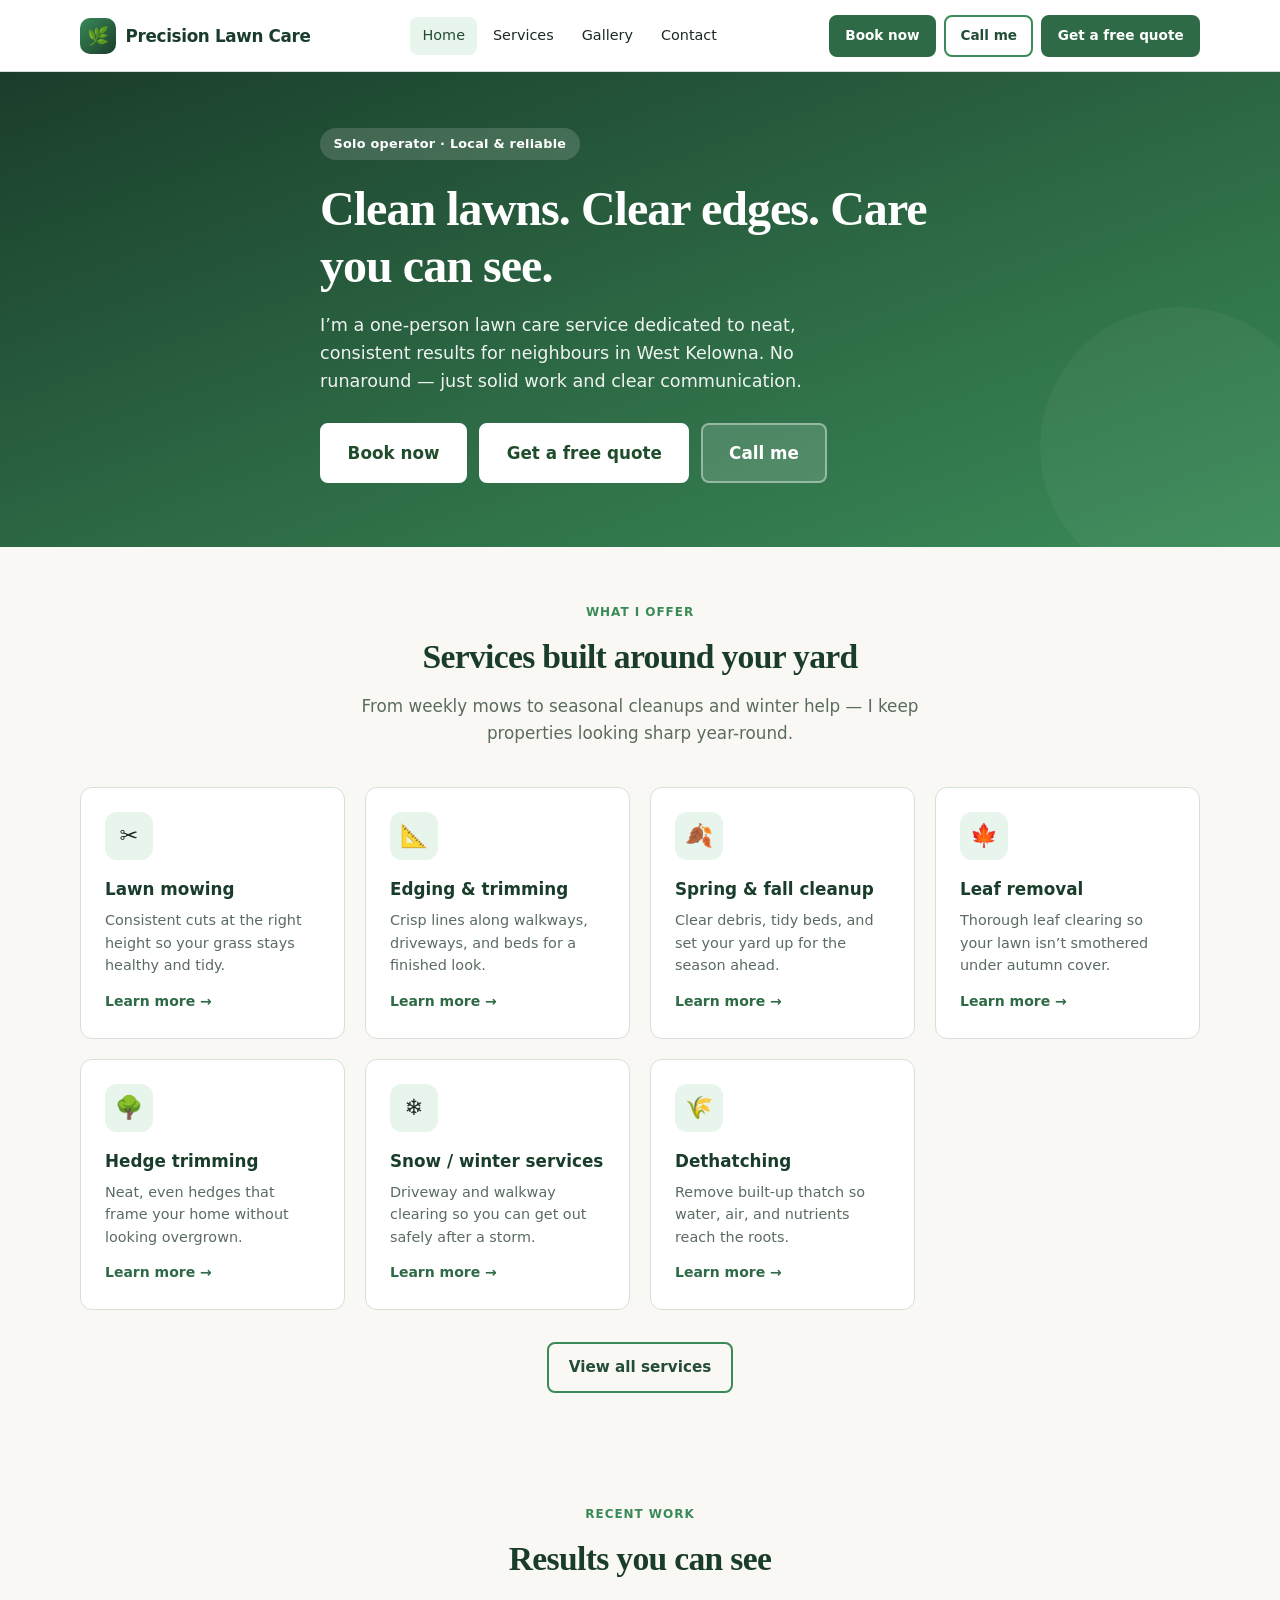
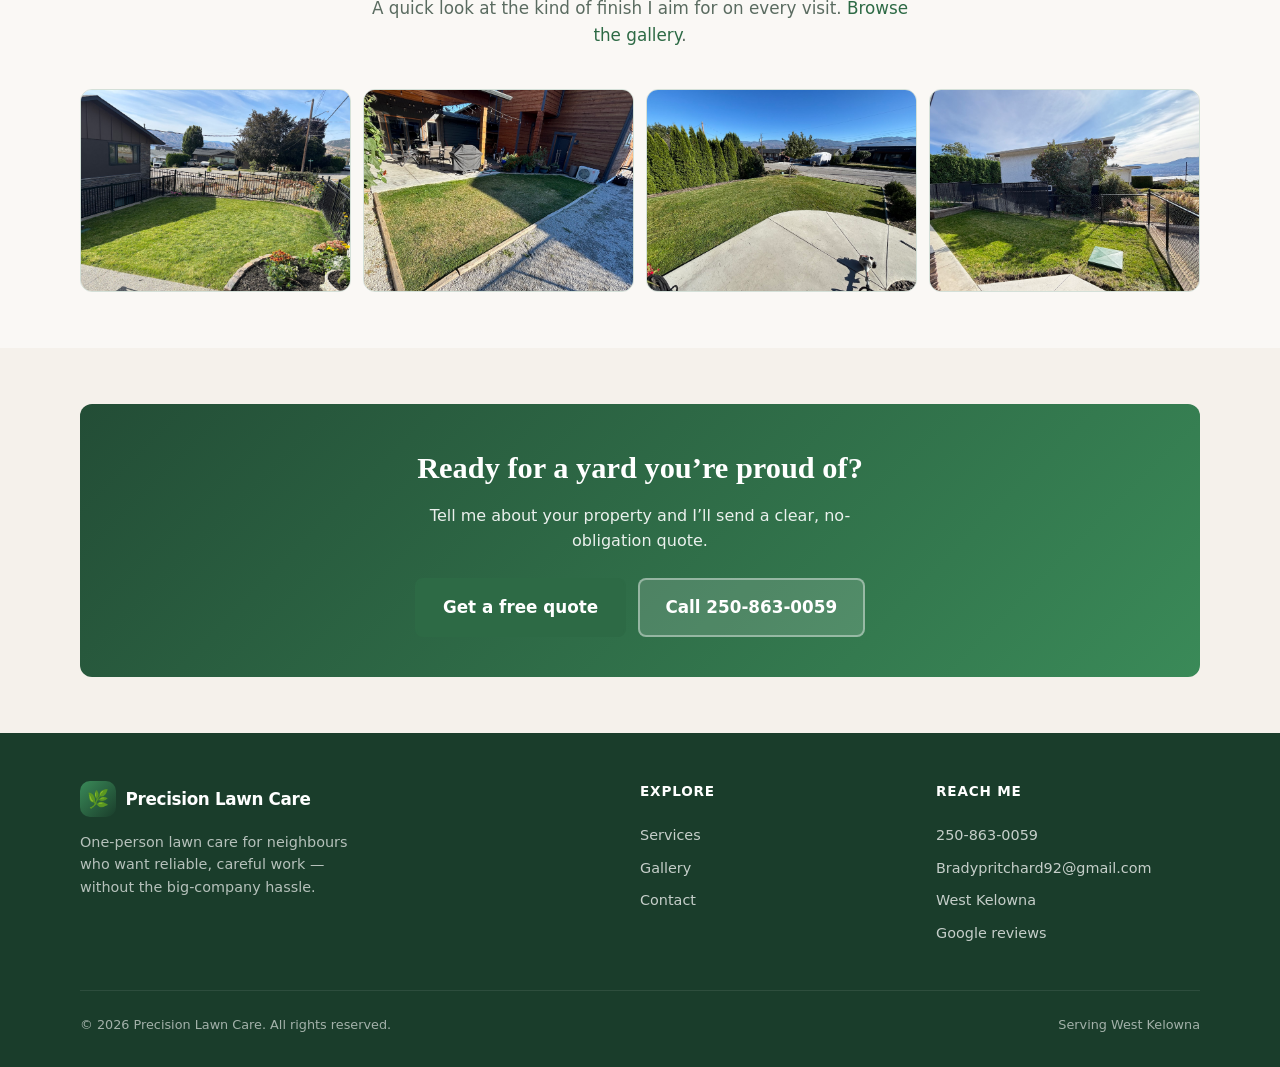
<file: index.html>
<!DOCTYPE html>
<html lang="en-CA">
<head>
  <meta charset="UTF-8">
  <meta name="viewport" content="width=device-width, initial-scale=1">
  <meta name="description" content="Precision Lawn Care — reliable lawn mowing, cleanup, hedge trimming, snow services, and more from a solo local operator. Get a free quote.">
  <title>Precision Lawn Care | Local Lawn Care You Can Count On</title>
  <link rel="stylesheet" href="css/styles.css?v=5">
</head>
<body>
  <a class="skip-link" href="#main">Skip to content</a>

  <header class="site-header">
    <div class="container header-inner">
      <a href="index.html" class="logo" aria-label="Precision Lawn Care home">
        <span class="logo-mark" aria-hidden="true">🌿</span>
        Precision Lawn Care
      </a>
      <nav class="nav-desktop" aria-label="Primary">
        <a href="index.html" aria-current="page">Home</a>
        <a href="services.html">Services</a>
        <a href="gallery.html">Gallery</a>
        <a href="contact.html">Contact</a>
      </nav>
      <div class="header-actions">
        <a href="https://cal.com/brady-pritchard-fwduwt/lawncare-booking" target="_blank" rel="noopener noreferrer" class="btn btn-primary btn-sm book-now">Book now</a>
                <a href="tel:+12508630059" class="btn btn-secondary btn-sm">Call me</a>
        <a href="contact.html" class="btn btn-primary btn-sm">Get a free quote</a>
      </div>
      <button class="nav-toggle" type="button" aria-expanded="false" aria-controls="mobile-nav" aria-label="Open menu">
        <span></span><span></span><span></span>
      </button>
    </div>
    <nav id="mobile-nav" class="nav-mobile" aria-label="Mobile">
      <a href="index.html" aria-current="page">Home</a>
      <a href="services.html">Services</a>
      <a href="gallery.html">Gallery</a>
      <a href="contact.html">Contact</a>
    </nav>
  </header>

  <main id="main">
    <section class="hero">
      <div class="container hero-inner">
        <span class="hero-badge">Solo operator · Local &amp; reliable</span>
        <h1>Clean lawns. Clear edges. Care you can see.</h1>
        <p>I’m a one-person lawn care service dedicated to neat, consistent results for neighbours in West Kelowna. No runaround — just solid work and clear communication.</p>
        <div class="hero-actions">
          <a href="https://cal.com/brady-pritchard-fwduwt/lawncare-booking" target="_blank" rel="noopener noreferrer" class="btn btn-primary btn-lg book-now">Book now</a>
          <a href="contact.html" class="btn btn-primary btn-lg">Get a free quote</a>
          <a href="tel:+12508630059" class="btn btn-ghost btn-lg">Call me</a>
        </div>
      </div>
    </section>

    <section class="section">
      <div class="container">
        <div class="section-header">
          <span class="section-label">What I offer</span>
          <h2>Services built around your yard</h2>
          <p>From weekly mows to seasonal cleanups and winter help — I keep properties looking sharp year-round.</p>
        </div>
        <div class="services-grid">
          <article class="service-card">
            <div class="service-icon" aria-hidden="true">✂️</div>
            <h3>Lawn mowing</h3>
            <p>Consistent cuts at the right height so your grass stays healthy and tidy.</p>
            <a href="services.html#mowing" class="card-link">Learn more →</a>
          </article>
          <article class="service-card">
            <div class="service-icon" aria-hidden="true">📐</div>
            <h3>Edging &amp; trimming</h3>
            <p>Crisp lines along walkways, driveways, and beds for a finished look.</p>
            <a href="services.html#edging" class="card-link">Learn more →</a>
          </article>
          <article class="service-card">
            <div class="service-icon" aria-hidden="true">🍂</div>
            <h3>Spring &amp; fall cleanup</h3>
            <p>Clear debris, tidy beds, and set your yard up for the season ahead.</p>
            <a href="services.html#cleanup" class="card-link">Learn more →</a>
          </article>
          <article class="service-card">
            <div class="service-icon" aria-hidden="true">🍁</div>
            <h3>Leaf removal</h3>
            <p>Thorough leaf clearing so your lawn isn’t smothered under autumn cover.</p>
            <a href="services.html#leaves" class="card-link">Learn more →</a>
          </article>
          <article class="service-card">
            <div class="service-icon" aria-hidden="true">🌳</div>
            <h3>Hedge trimming</h3>
            <p>Neat, even hedges that frame your home without looking overgrown.</p>
            <a href="services.html#hedges" class="card-link">Learn more →</a>
          </article>
          <article class="service-card">
            <div class="service-icon" aria-hidden="true">❄️</div>
            <h3>Snow / winter services</h3>
            <p>Driveway and walkway clearing so you can get out safely after a storm.</p>
            <a href="services.html#snow" class="card-link">Learn more →</a>
          </article>
          <article class="service-card">
            <div class="service-icon" aria-hidden="true">🌾</div>
            <h3>Dethatching</h3>
            <p>Remove built-up thatch so water, air, and nutrients reach the roots.</p>
            <a href="services.html#dethatching" class="card-link">Learn more →</a>
          </article>
        </div>
        <p class="text-center mt-2">
          <a href="services.html" class="btn btn-secondary">View all services</a>
        </p>
      </div>
    </section>

    <section class="section">
      <div class="container">
        <div class="section-header">
          <span class="section-label">Recent work</span>
          <h2>Results you can see</h2>
          <p>A quick look at the kind of finish I aim for on every visit. <a href="gallery.html">Browse the gallery</a>.</p>
        </div>
        <div class="photo-strip" aria-label="Photo highlights">
          <a class="photo-strip-item" href="gallery.html">
            <img src="images/gallery/photo-01.jpg" alt="Precision Lawn Care work photo 1" loading="lazy" width="600" height="450">
          </a>
          <a class="photo-strip-item" href="gallery.html">
            <img src="images/gallery/photo-02.jpg" alt="Precision Lawn Care work photo 2" loading="lazy" width="600" height="450">
          </a>
          <a class="photo-strip-item" href="gallery.html">
            <img src="images/gallery/photo-07.jpg" alt="Precision Lawn Care work photo 7" loading="lazy" width="600" height="450">
          </a>
          <a class="photo-strip-item" href="gallery.html">
            <img src="images/gallery/photo-04.jpg" alt="Precision Lawn Care work photo 4" loading="lazy" width="600" height="450">
          </a>
        </div>
      </div>
    </section>

    <section class="section section-earth">
      <div class="container">
        <div class="cta-banner">
          <h2>Ready for a yard you’re proud of?</h2>
          <p>Tell me about your property and I’ll send a clear, no-obligation quote.</p>
          <div class="hero-actions">
            <a href="contact.html" class="btn btn-primary btn-lg">Get a free quote</a>
            <a href="tel:+12508630059" class="btn btn-ghost btn-lg">Call 250-863-0059</a>
          </div>
        </div>
      </div>
    </section>
  </main>

  <footer class="site-footer">
    <div class="container">
      <div class="footer-grid">
        <div class="footer-brand">
          <a href="index.html" class="logo">
            <span class="logo-mark" aria-hidden="true">🌿</span>
            Precision Lawn Care
          </a>
          <p>One-person lawn care for neighbours who want reliable, careful work — without the big-company hassle.</p>
        </div>
        <div class="footer-col">
          <h4>Explore</h4>
          <a href="services.html">Services</a>
          <a href="gallery.html">Gallery</a>
          <a href="contact.html">Contact</a>
        </div>
        <div class="footer-col">
          <h4>Reach me</h4>
          <a href="tel:+12508630059">250-863-0059</a>
          <a href="mailto:Bradypritchard92@gmail.com">Bradypritchard92@gmail.com</a>
          <span>West Kelowna</span>
          <a href="https://share.google/43t8ysO9PD0ju9nMb" target="_blank" rel="noopener noreferrer">Google reviews</a>
        </div>
      </div>
      <div class="footer-bottom">
        <span>© <span id="year">2026</span> Precision Lawn Care. All rights reserved.</span>
        <span>Serving West Kelowna</span>
      </div>
    </div>
  </footer>

  <div class="mobile-cta" role="region" aria-label="Quick actions">
    <a href="tel:+12508630059" class="btn btn-secondary">Call me</a>
    <a href="contact.html" class="btn btn-primary">Get a quote</a>
  </div>

  <script src="js/main.js?v=6"></script>
</body>
</html>
</file>
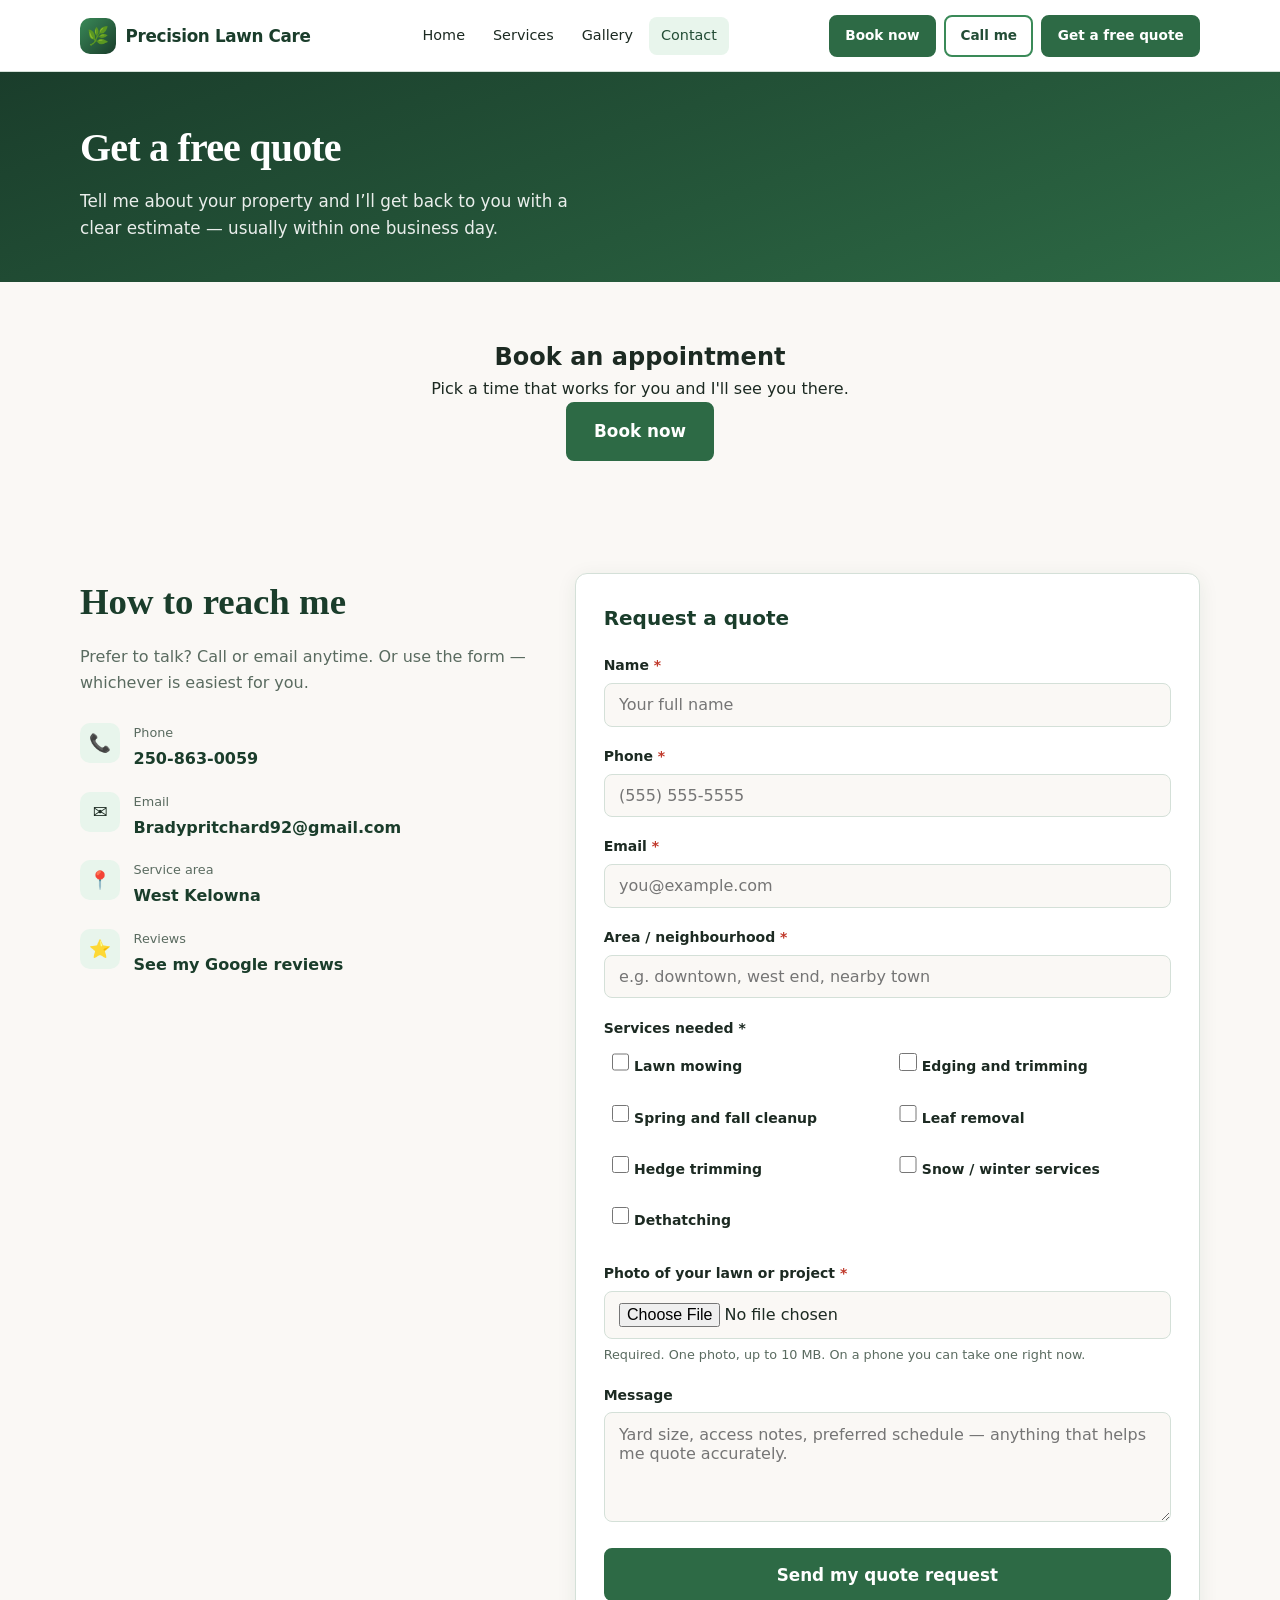
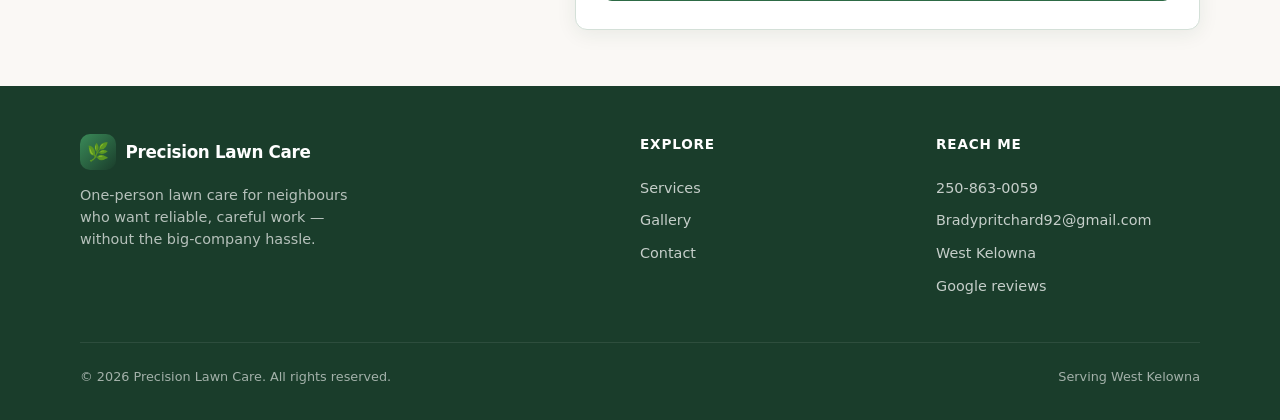
<file: contact.html>
<!DOCTYPE html>
<html lang="en-CA">
<head>
  <meta charset="UTF-8">
  <meta name="viewport" content="width=device-width, initial-scale=1">
  <meta name="description" content="Request a free lawn care quote from Precision Lawn Care. Call, email, or fill out the form — I reply promptly.">
  <title>Contact | Precision Lawn Care</title>
  <link rel="stylesheet" href="css/styles.css?v=5">
</head>
<body>
  <a class="skip-link" href="#main">Skip to content</a>

  <header class="site-header">
    <div class="container header-inner">
      <a href="index.html" class="logo" aria-label="Precision Lawn Care home">
        <span class="logo-mark" aria-hidden="true">🌿</span>
        Precision Lawn Care
      </a>
      <nav class="nav-desktop" aria-label="Primary">
        <a href="index.html">Home</a>
        <a href="services.html">Services</a>
        <a href="gallery.html">Gallery</a>
        <a href="contact.html" aria-current="page">Contact</a>
      </nav>
      <div class="header-actions">
        <a href="https://cal.com/brady-pritchard-fwduwt/lawncare-booking" target="_blank" rel="noopener noreferrer" class="btn btn-primary btn-sm book-now">Book now</a>
                <a href="tel:+12508630059" class="btn btn-secondary btn-sm">Call me</a>
        <a href="contact.html" class="btn btn-primary btn-sm">Get a free quote</a>
      </div>
      <button class="nav-toggle" type="button" aria-expanded="false" aria-controls="mobile-nav" aria-label="Open menu">
        <span></span><span></span><span></span>
      </button>
    </div>
    <nav id="mobile-nav" class="nav-mobile" aria-label="Mobile">
      <a href="index.html">Home</a>
      <a href="services.html">Services</a>
      <a href="gallery.html">Gallery</a>
      <a href="contact.html" aria-current="page">Contact</a>
    </nav>
  </header>

  <main id="main">
    <section class="page-hero">
      <div class="container">
        <h1>Get a free quote</h1>
        <p>Tell me about your property and I’ll get back to you with a clear estimate — usually within one business day.</p>
      </div>
    </section>

    <section class="section" id="book-now">
      <div class="container text-center">
        <h2>Book an appointment</h2>
        <p>Pick a time that works for you and I'll see you there.</p>
        <a href="https://cal.com/brady-pritchard-fwduwt/lawncare-booking" target="_blank" rel="noopener noreferrer" class="btn btn-primary btn-lg book-now">Book now</a>
      </div>
    </section>


    <section class="section">
      <div class="container">
        <div class="contact-layout">

          <aside class="contact-info">
            <h1>How to reach me</h1>
            <p>Prefer to talk? Call or email anytime. Or use the form — whichever is easiest for you.</p>

            <div class="contact-detail">
              <div class="contact-detail-icon" aria-hidden="true">📞</div>
              <div>
                <strong>Phone</strong>
                <a href="tel:+12508630059">250-863-0059</a>
              </div>
            </div>
            <div class="contact-detail">
              <div class="contact-detail-icon" aria-hidden="true">✉️</div>
              <div>
                <strong>Email</strong>
                <a href="mailto:Bradypritchard92@gmail.com">Bradypritchard92@gmail.com</a>
              </div>
            </div>
            <div class="contact-detail">
              <div class="contact-detail-icon" aria-hidden="true">📍</div>
              <div>
                <strong>Service area</strong>
                <span>West Kelowna</span>
              </div>
            </div>
            <div class="contact-detail">
              <div class="contact-detail-icon" aria-hidden="true">⭐</div>
              <div>
                <strong>Reviews</strong>
                <a href="https://share.google/43t8ysO9PD0ju9nMb" target="_blank" rel="noopener noreferrer">See my Google reviews</a>
              </div>
            </div>
          </aside>

          <div class="form-card">
            <div class="form-fields">
              <h2>Request a quote</h2>
              <form id="quote-form" action="https://formsubmit.co/bradypritchard92@gmail.com" method="POST" enctype="multipart/form-data" novalidate>
                <input type="hidden" name="_subject" value="New quote request from the Precision Lawn Care website">
                <input type="hidden" name="_template" value="table">
                <input type="hidden" name="_captcha" value="false">
                <input type="hidden" name="_next" value="https://precisionlawncare.github.io/Precision-Lawncare/contact.html?sent=1#quote-form">
                <input type="hidden" name="Services requested" id="services-combined" value="">
                <input type="text" name="_honey" style="display:none" tabindex="-1" autocomplete="off">
                <div class="form-group">
                  <label for="name">Name <span class="req" aria-hidden="true">*</span></label>
                  <input type="text" id="name" name="name" autocomplete="name" required placeholder="Your full name">
                  <p class="error-msg" role="alert"></p>
                </div>
                <div class="form-group">
                  <label for="phone">Phone <span class="req" aria-hidden="true">*</span></label>
                  <input type="tel" id="phone" name="phone" autocomplete="tel" required placeholder="(555) 555-5555">
                  <p class="error-msg" role="alert"></p>
                </div>
                <div class="form-group">
                  <label for="email">Email <span class="req" aria-hidden="true">*</span></label>
                  <input type="email" id="email" name="email" autocomplete="email" required placeholder="you@example.com">
                  <p class="error-msg" role="alert"></p>
                </div>
                <div class="form-group">
                  <label for="area">Area / neighbourhood <span class="req" aria-hidden="true">*</span></label>
                  <input type="text" id="area" name="area" required placeholder="e.g. downtown, west end, nearby town">
                  <p class="error-msg" role="alert"></p>
                </div>
                <div class="form-group services-checkboxes">
                  <span class="label-like" id="services-label" style="display:block;font-size:0.875rem;font-weight:600;margin-bottom:0.5rem">Services needed <span class="req" aria-hidden="true">*</span></span>
                  <div class="checkbox-group" role="group" aria-labelledby="services-label">
                    <label class="checkbox-item"><input type="checkbox" class="svc" value="Lawn mowing"> Lawn mowing</label>
                    <label class="checkbox-item"><input type="checkbox" class="svc" value="Edging and trimming"> Edging and trimming</label>
                    <label class="checkbox-item"><input type="checkbox" class="svc" value="Spring and fall cleanup"> Spring and fall cleanup</label>
                    <label class="checkbox-item"><input type="checkbox" class="svc" value="Leaf removal"> Leaf removal</label>
                    <label class="checkbox-item"><input type="checkbox" class="svc" value="Hedge trimming"> Hedge trimming</label>
                    <label class="checkbox-item"><input type="checkbox" class="svc" value="Snow/winter services"> Snow / winter services</label>
                    <label class="checkbox-item"><input type="checkbox" class="svc" value="Dethatching"> Dethatching</label>
                  </div>
                  <p class="error-msg" role="alert"></p>
                </div>
                <div class="form-group">
                  <label for="photo">Photo of your lawn or project <span class="req" aria-hidden="true">*</span></label>
                  <input type="file" id="photo" name="attachment" accept="image/*" required aria-describedby="photo-help">
                  <p id="photo-help" style="font-size:0.8rem;color:var(--text-muted);margin-top:0.35rem">Required. One photo, up to 10 MB. On a phone you can take one right now.</p>
                  <p class="error-msg" role="alert"></p>
                </div>
                <div class="form-group">
                  <label for="message">Message</label>
                  <textarea id="message" name="message" placeholder="Yard size, access notes, preferred schedule — anything that helps me quote accurately."></textarea>
                </div>
                <button type="submit" class="btn btn-primary btn-lg" style="width:100%">Send my quote request</button>
              </form>
            </div>
            <div class="form-success" tabindex="-1" role="status" aria-live="polite">
              <div class="form-success-icon" aria-hidden="true">✓</div>
              <h3>Thanks — I’ve got your request</h3>
              <p>I’ll review the details and get back to you soon. If it’s urgent, call me at 250-863-0059.</p>
              <button type="button" id="form-reset" class="btn btn-secondary">Send another request</button>
            </div>
          </div>

        </div>
      </div>
    </section>
  </main>

  <footer class="site-footer">
    <div class="container">
      <div class="footer-grid">
        <div class="footer-brand">
          <a href="index.html" class="logo">
            <span class="logo-mark" aria-hidden="true">🌿</span>
            Precision Lawn Care
          </a>
          <p>One-person lawn care for neighbours who want reliable, careful work — without the big-company hassle.</p>
        </div>
        <div class="footer-col">
          <h4>Explore</h4>
          <a href="services.html">Services</a>
          <a href="gallery.html">Gallery</a>
          <a href="contact.html">Contact</a>
        </div>
        <div class="footer-col">
          <h4>Reach me</h4>
          <a href="tel:+12508630059">250-863-0059</a>
          <a href="mailto:Bradypritchard92@gmail.com">Bradypritchard92@gmail.com</a>
          <span>West Kelowna</span>
          <a href="https://share.google/43t8ysO9PD0ju9nMb" target="_blank" rel="noopener noreferrer">Google reviews</a>
        </div>
      </div>
      <div class="footer-bottom">
        <span>© 2026 Precision Lawn Care. All rights reserved.</span>
        <span>Serving West Kelowna</span>
      </div>
    </div>
  </footer>

  <div class="mobile-cta" role="region" aria-label="Quick actions">
    <a href="tel:+12508630059" class="btn btn-secondary">Call me</a>
    <a href="contact.html" class="btn btn-primary">Get a quote</a>
  </div>

  <script src="js/main.js?v=6"></script>
</body>
</html>
</file>
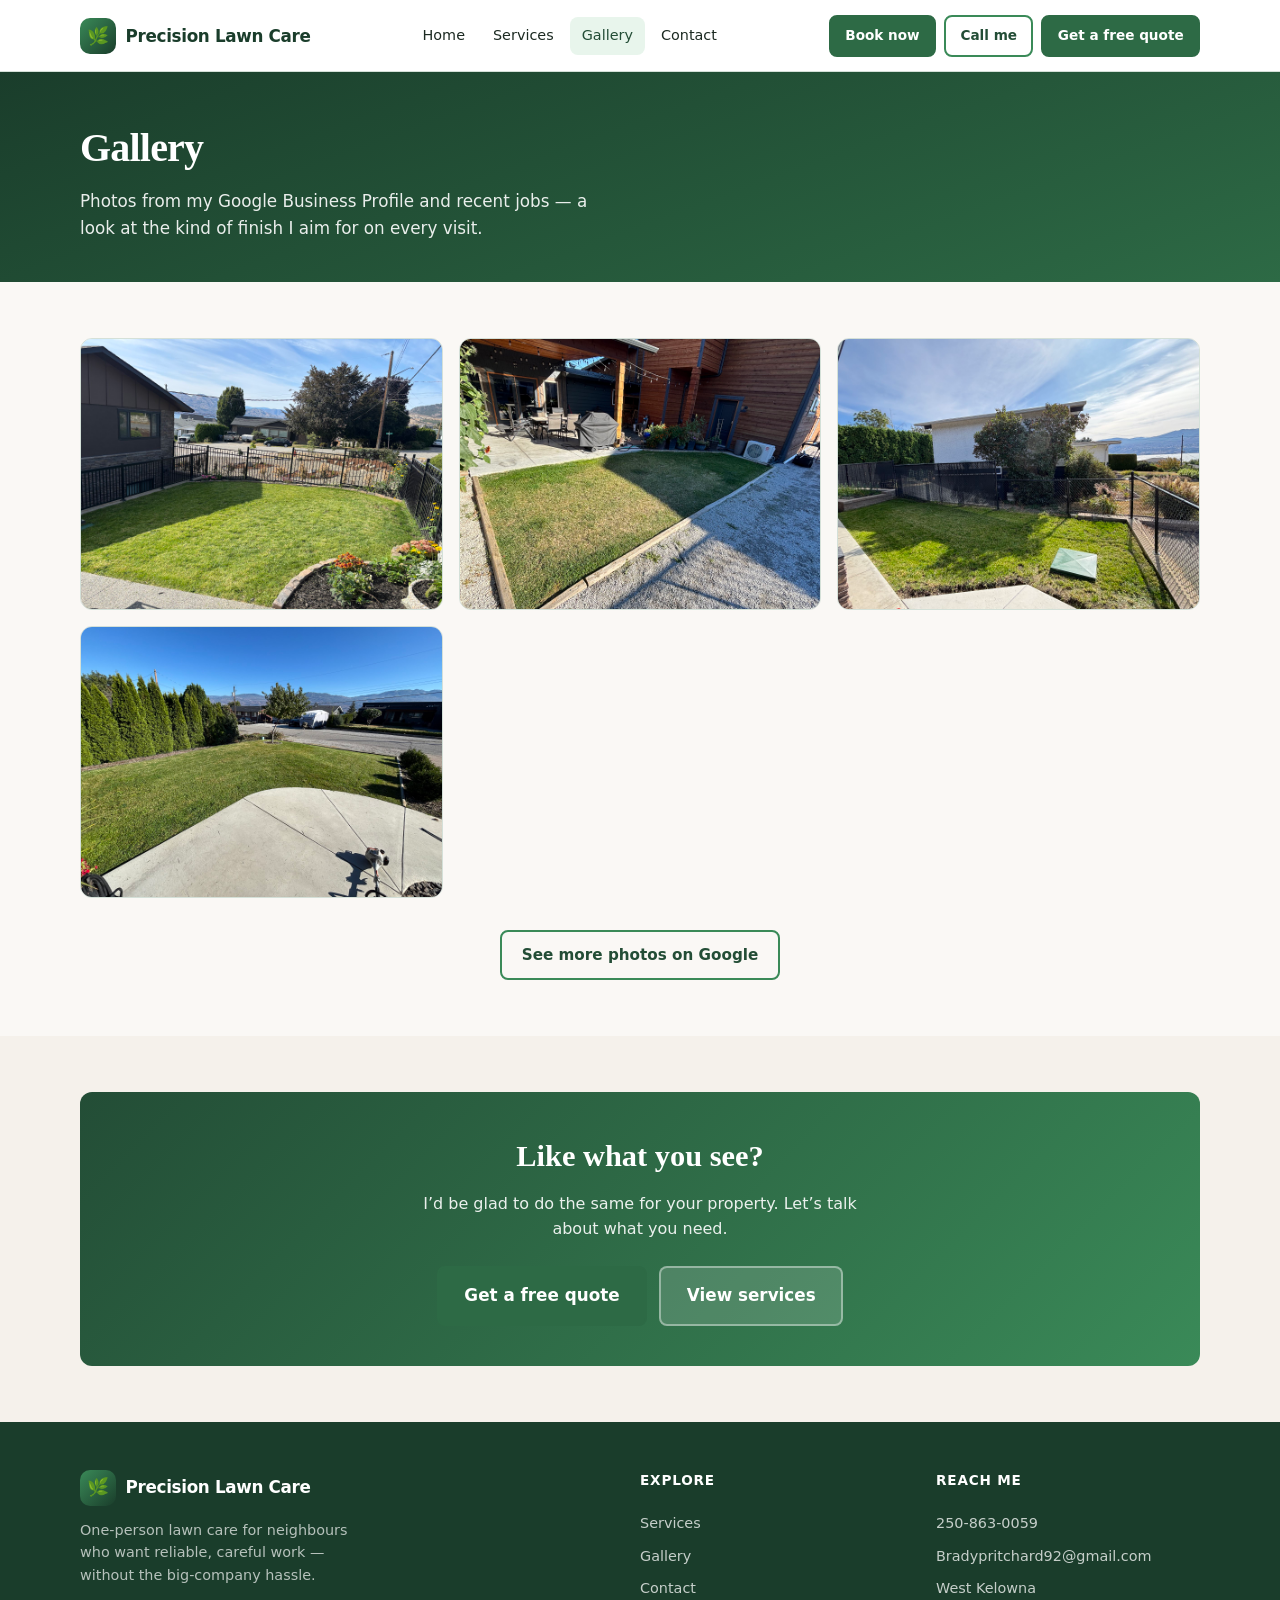
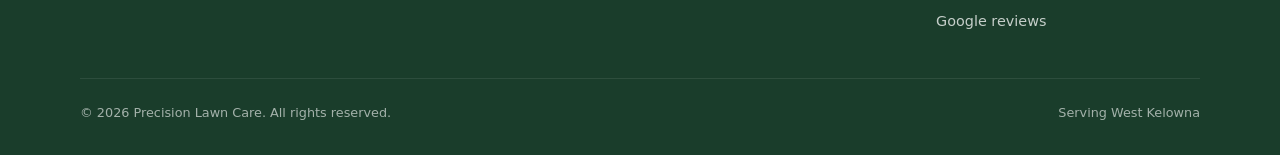
<file: gallery.html>
<!DOCTYPE html>
<html lang="en-CA">
<head>
  <meta charset="UTF-8">
  <meta name="viewport" content="width=device-width, initial-scale=1">
  <meta name="description" content="Photo gallery of Precision Lawn Care work — mowing, cleanup, hedges, snow clearing, and more.">
  <title>Gallery | Precision Lawn Care</title>
  <link rel="stylesheet" href="css/styles.css?v=5">
</head>
<body>
  <a class="skip-link" href="#main">Skip to content</a>

  <header class="site-header">
    <div class="container header-inner">
      <a href="index.html" class="logo" aria-label="Precision Lawn Care home">
        <span class="logo-mark" aria-hidden="true">🌿</span>
        Precision Lawn Care
      </a>
      <nav class="nav-desktop" aria-label="Primary">
        <a href="index.html">Home</a>
        <a href="services.html">Services</a>
        <a href="gallery.html" aria-current="page">Gallery</a>
        <a href="contact.html">Contact</a>
      </nav>
      <div class="header-actions">
        <a href="https://cal.com/brady-pritchard-fwduwt/lawncare-booking" target="_blank" rel="noopener noreferrer" class="btn btn-primary btn-sm book-now">Book now</a>
                <a href="tel:+12508630059" class="btn btn-secondary btn-sm">Call me</a>
        <a href="contact.html" class="btn btn-primary btn-sm">Get a free quote</a>
      </div>
      <button class="nav-toggle" type="button" aria-expanded="false" aria-controls="mobile-nav" aria-label="Open menu">
        <span></span><span></span><span></span>
      </button>
    </div>
    <nav id="mobile-nav" class="nav-mobile" aria-label="Mobile">
      <a href="index.html">Home</a>
      <a href="services.html">Services</a>
      <a href="gallery.html" aria-current="page">Gallery</a>
      <a href="contact.html">Contact</a>
    </nav>
  </header>

  <main id="main">
    <section class="page-hero">
      <div class="container">
        <h1>Gallery</h1>
        <p>Photos from my Google Business Profile and recent jobs — a look at the kind of finish I aim for on every visit.</p>
      </div>
    </section>

    <section class="section">
      <div class="container">
        <div class="gallery-grid">
          <a class="gallery-item" href="https://share.google/43t8ysO9PD0ju9nMb" target="_blank" rel="noopener noreferrer">
            <img src="images/gallery/photo-01.jpg" alt="Precision Lawn Care work photo 1" loading="lazy" width="800" height="600">
          </a>
          <a class="gallery-item" href="https://share.google/43t8ysO9PD0ju9nMb" target="_blank" rel="noopener noreferrer">
            <img src="images/gallery/photo-02.jpg" alt="Precision Lawn Care work photo 2" loading="lazy" width="800" height="600">
          </a>
          <a class="gallery-item" href="https://share.google/43t8ysO9PD0ju9nMb" target="_blank" rel="noopener noreferrer">
            <img src="images/gallery/photo-04.jpg" alt="Precision Lawn Care work photo 4" loading="lazy" width="800" height="600">
          </a>
          <a class="gallery-item" href="https://share.google/43t8ysO9PD0ju9nMb" target="_blank" rel="noopener noreferrer">
            <img src="images/gallery/photo-07.jpg" alt="Precision Lawn Care work photo 7" loading="lazy" width="800" height="600">
          </a>
        </div>
        <p class="gallery-more text-center mt-2">
          <a href="https://share.google/43t8ysO9PD0ju9nMb" class="btn btn-secondary" target="_blank" rel="noopener noreferrer">See more photos on Google</a>
        </p>
      </div>
    </section>

    <section class="section section-earth">
      <div class="container">
        <div class="cta-banner">
          <h2>Like what you see?</h2>
          <p>I’d be glad to do the same for your property. Let’s talk about what you need.</p>
          <div class="hero-actions">
            <a href="contact.html" class="btn btn-primary btn-lg">Get a free quote</a>
            <a href="services.html" class="btn btn-ghost btn-lg">View services</a>
          </div>
        </div>
      </div>
    </section>
  </main>

  <footer class="site-footer">
    <div class="container">
      <div class="footer-grid">
        <div class="footer-brand">
          <a href="index.html" class="logo">
            <span class="logo-mark" aria-hidden="true">🌿</span>
            Precision Lawn Care
          </a>
          <p>One-person lawn care for neighbours who want reliable, careful work — without the big-company hassle.</p>
        </div>
        <div class="footer-col">
          <h4>Explore</h4>
          <a href="services.html">Services</a>
          <a href="gallery.html">Gallery</a>
          <a href="contact.html">Contact</a>
        </div>
        <div class="footer-col">
          <h4>Reach me</h4>
          <a href="tel:+12508630059">250-863-0059</a>
          <a href="mailto:Bradypritchard92@gmail.com">Bradypritchard92@gmail.com</a>
          <span>West Kelowna</span>
          <a href="https://share.google/43t8ysO9PD0ju9nMb" target="_blank" rel="noopener noreferrer">Google reviews</a>
        </div>
      </div>
      <div class="footer-bottom">
        <span>© 2026 Precision Lawn Care. All rights reserved.</span>
        <span>Serving West Kelowna</span>
      </div>
    </div>
  </footer>

  <div class="mobile-cta" role="region" aria-label="Quick actions">
    <a href="tel:+12508630059" class="btn btn-secondary">Call me</a>
    <a href="contact.html" class="btn btn-primary">Get a quote</a>
  </div>

  <script src="js/main.js?v=6"></script>
</body>
</html>
</file>
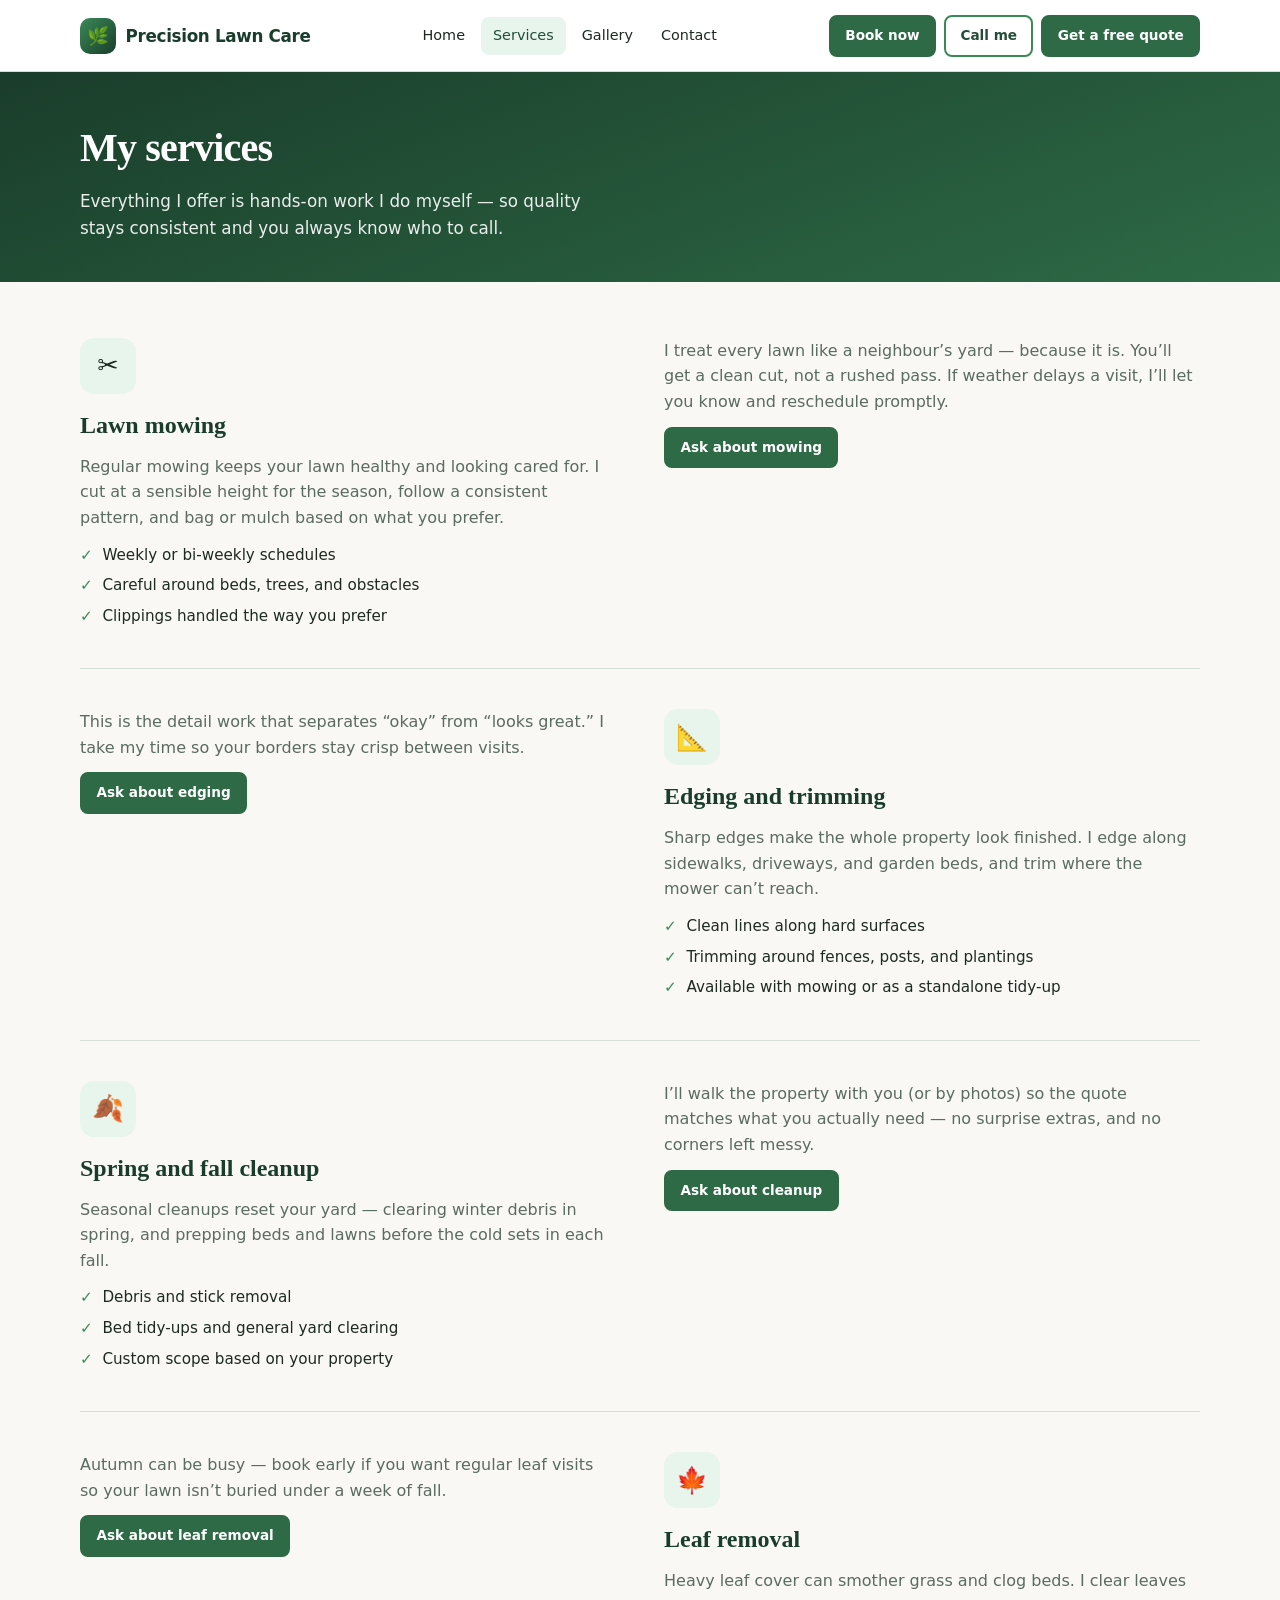
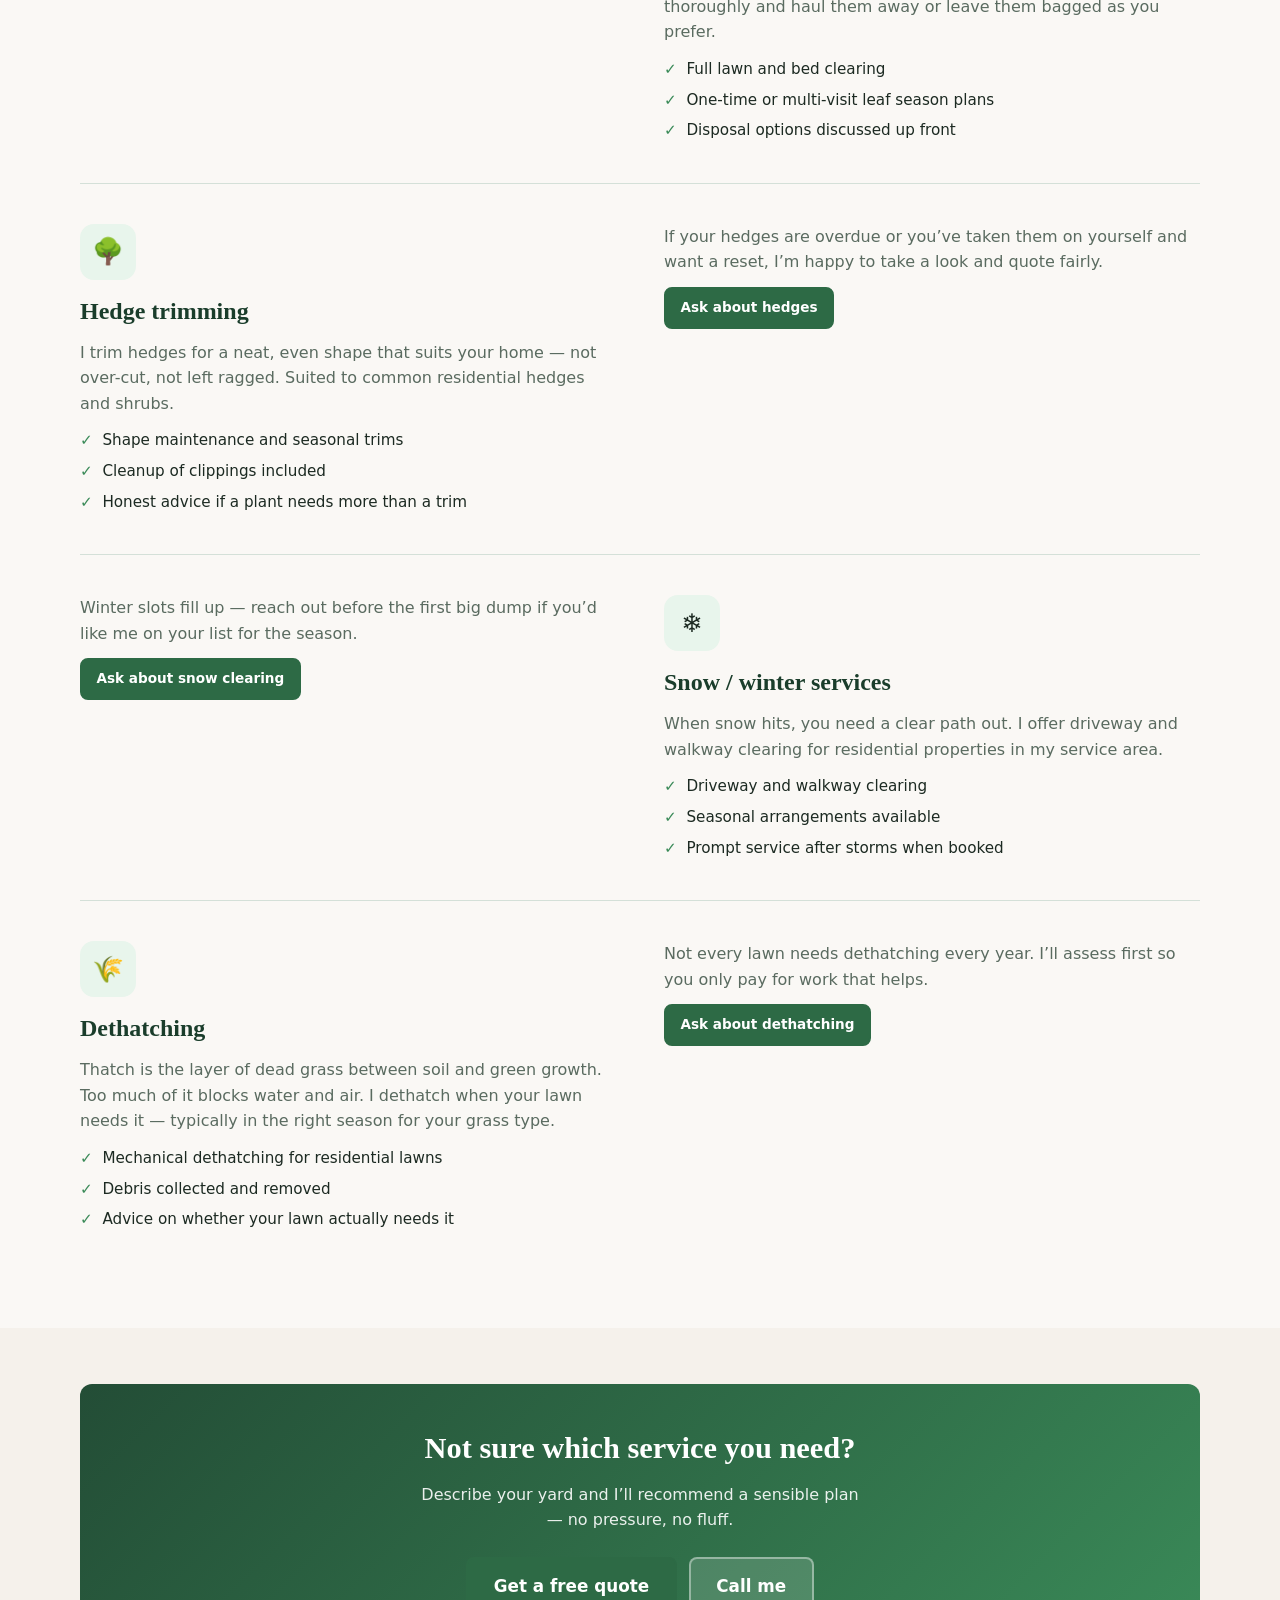
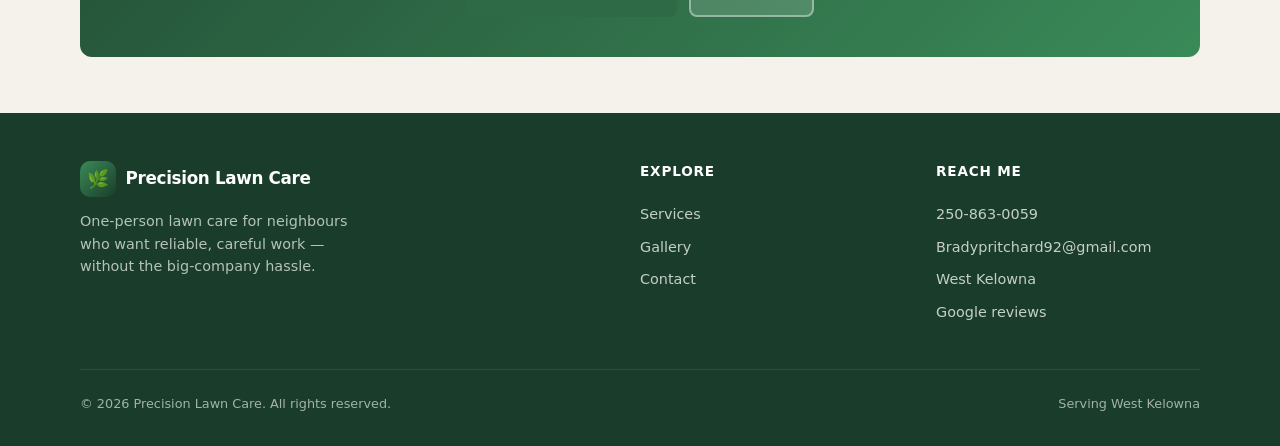
<file: services.html>
<!DOCTYPE html>
<html lang="en-CA">
<head>
  <meta charset="UTF-8">
  <meta name="viewport" content="width=device-width, initial-scale=1">
  <meta name="description" content="Lawn mowing, edging, cleanup, leaf removal, hedge trimming, snow services, and dethatching from Precision Lawn Care.">
  <title>Services | Precision Lawn Care</title>
  <link rel="stylesheet" href="css/styles.css?v=5">
</head>
<body>
  <a class="skip-link" href="#main">Skip to content</a>

  <header class="site-header">
    <div class="container header-inner">
      <a href="index.html" class="logo" aria-label="Precision Lawn Care home">
        <span class="logo-mark" aria-hidden="true">🌿</span>
        Precision Lawn Care
      </a>
      <nav class="nav-desktop" aria-label="Primary">
        <a href="index.html">Home</a>
        <a href="services.html" aria-current="page">Services</a>
        <a href="gallery.html">Gallery</a>
        <a href="contact.html">Contact</a>
      </nav>
      <div class="header-actions">
        <a href="https://cal.com/brady-pritchard-fwduwt/lawncare-booking" target="_blank" rel="noopener noreferrer" class="btn btn-primary btn-sm book-now">Book now</a>
                <a href="tel:+12508630059" class="btn btn-secondary btn-sm">Call me</a>
        <a href="contact.html" class="btn btn-primary btn-sm">Get a free quote</a>
      </div>
      <button class="nav-toggle" type="button" aria-expanded="false" aria-controls="mobile-nav" aria-label="Open menu">
        <span></span><span></span><span></span>
      </button>
    </div>
    <nav id="mobile-nav" class="nav-mobile" aria-label="Mobile">
      <a href="index.html">Home</a>
      <a href="services.html" aria-current="page">Services</a>
      <a href="gallery.html">Gallery</a>
      <a href="contact.html">Contact</a>
    </nav>
  </header>

  <main id="main">
    <section class="page-hero">
      <div class="container">
        <h1>My services</h1>
        <p>Everything I offer is hands-on work I do myself — so quality stays consistent and you always know who to call.</p>
      </div>
    </section>

    <section class="section">
      <div class="container">

        <article class="service-detail" id="mowing">
          <div>
            <div class="service-detail-icon" aria-hidden="true">✂️</div>
            <h2>Lawn mowing</h2>
            <p>Regular mowing keeps your lawn healthy and looking cared for. I cut at a sensible height for the season, follow a consistent pattern, and bag or mulch based on what you prefer.</p>
            <ul>
              <li>Weekly or bi-weekly schedules</li>
              <li>Careful around beds, trees, and obstacles</li>
              <li>Clippings handled the way you prefer</li>
            </ul>
          </div>
          <div class="service-detail-body">
            <p>I treat every lawn like a neighbour’s yard — because it is. You’ll get a clean cut, not a rushed pass. If weather delays a visit, I’ll let you know and reschedule promptly.</p>
            <p><a href="contact.html" class="btn btn-primary btn-sm">Ask about mowing</a></p>
          </div>
        </article>

        <article class="service-detail" id="edging">
          <div>
            <div class="service-detail-icon" aria-hidden="true">📐</div>
            <h2>Edging and trimming</h2>
            <p>Sharp edges make the whole property look finished. I edge along sidewalks, driveways, and garden beds, and trim where the mower can’t reach.</p>
            <ul>
              <li>Clean lines along hard surfaces</li>
              <li>Trimming around fences, posts, and plantings</li>
              <li>Available with mowing or as a standalone tidy-up</li>
            </ul>
          </div>
          <div class="service-detail-body">
            <p>This is the detail work that separates “okay” from “looks great.” I take my time so your borders stay crisp between visits.</p>
            <p><a href="contact.html" class="btn btn-primary btn-sm">Ask about edging</a></p>
          </div>
        </article>

        <article class="service-detail" id="cleanup">
          <div>
            <div class="service-detail-icon" aria-hidden="true">🍂</div>
            <h2>Spring and fall cleanup</h2>
            <p>Seasonal cleanups reset your yard — clearing winter debris in spring, and prepping beds and lawns before the cold sets in each fall.</p>
            <ul>
              <li>Debris and stick removal</li>
              <li>Bed tidy-ups and general yard clearing</li>
              <li>Custom scope based on your property</li>
            </ul>
          </div>
          <div class="service-detail-body">
            <p>I’ll walk the property with you (or by photos) so the quote matches what you actually need — no surprise extras, and no corners left messy.</p>
            <p><a href="contact.html" class="btn btn-primary btn-sm">Ask about cleanup</a></p>
          </div>
        </article>

        <article class="service-detail" id="leaves">
          <div>
            <div class="service-detail-icon" aria-hidden="true">🍁</div>
            <h2>Leaf removal</h2>
            <p>Heavy leaf cover can smother grass and clog beds. I clear leaves thoroughly and haul them away or leave them bagged as you prefer.</p>
            <ul>
              <li>Full lawn and bed clearing</li>
              <li>One-time or multi-visit leaf season plans</li>
              <li>Disposal options discussed up front</li>
            </ul>
          </div>
          <div class="service-detail-body">
            <p>Autumn can be busy — book early if you want regular leaf visits so your lawn isn’t buried under a week of fall.</p>
            <p><a href="contact.html" class="btn btn-primary btn-sm">Ask about leaf removal</a></p>
          </div>
        </article>

        <article class="service-detail" id="hedges">
          <div>
            <div class="service-detail-icon" aria-hidden="true">🌳</div>
            <h2>Hedge trimming</h2>
            <p>I trim hedges for a neat, even shape that suits your home — not over-cut, not left ragged. Suited to common residential hedges and shrubs.</p>
            <ul>
              <li>Shape maintenance and seasonal trims</li>
              <li>Cleanup of clippings included</li>
              <li>Honest advice if a plant needs more than a trim</li>
            </ul>
          </div>
          <div class="service-detail-body">
            <p>If your hedges are overdue or you’ve taken them on yourself and want a reset, I’m happy to take a look and quote fairly.</p>
            <p><a href="contact.html" class="btn btn-primary btn-sm">Ask about hedges</a></p>
          </div>
        </article>

        <article class="service-detail" id="snow">
          <div>
            <div class="service-detail-icon" aria-hidden="true">❄️</div>
            <h2>Snow / winter services</h2>
            <p>When snow hits, you need a clear path out. I offer driveway and walkway clearing for residential properties in my service area.</p>
            <ul>
              <li>Driveway and walkway clearing</li>
              <li>Seasonal arrangements available</li>
              <li>Prompt service after storms when booked</li>
            </ul>
          </div>
          <div class="service-detail-body">
            <p>Winter slots fill up — reach out before the first big dump if you’d like me on your list for the season.</p>
            <p><a href="contact.html" class="btn btn-primary btn-sm">Ask about snow clearing</a></p>
          </div>
        </article>

        <article class="service-detail" id="dethatching">
          <div>
            <div class="service-detail-icon" aria-hidden="true">🌾</div>
            <h2>Dethatching</h2>
            <p>Thatch is the layer of dead grass between soil and green growth. Too much of it blocks water and air. I dethatch when your lawn needs it — typically in the right season for your grass type.</p>
            <ul>
              <li>Mechanical dethatching for residential lawns</li>
              <li>Debris collected and removed</li>
              <li>Advice on whether your lawn actually needs it</li>
            </ul>
          </div>
          <div class="service-detail-body">
            <p>Not every lawn needs dethatching every year. I’ll assess first so you only pay for work that helps.</p>
            <p><a href="contact.html" class="btn btn-primary btn-sm">Ask about dethatching</a></p>
          </div>
        </article>

      </div>
    </section>

    <section class="section section-earth">
      <div class="container">
        <div class="cta-banner">
          <h2>Not sure which service you need?</h2>
          <p>Describe your yard and I’ll recommend a sensible plan — no pressure, no fluff.</p>
          <div class="hero-actions">
            <a href="contact.html" class="btn btn-primary btn-lg">Get a free quote</a>
            <a href="tel:+12508630059" class="btn btn-ghost btn-lg">Call me</a>
          </div>
        </div>
      </div>
    </section>
  </main>

  <footer class="site-footer">
    <div class="container">
      <div class="footer-grid">
        <div class="footer-brand">
          <a href="index.html" class="logo">
            <span class="logo-mark" aria-hidden="true">🌿</span>
            Precision Lawn Care
          </a>
          <p>One-person lawn care for neighbours who want reliable, careful work — without the big-company hassle.</p>
        </div>
        <div class="footer-col">
          <h4>Explore</h4>
          <a href="services.html">Services</a>
          <a href="gallery.html">Gallery</a>
          <a href="contact.html">Contact</a>
        </div>
        <div class="footer-col">
          <h4>Reach me</h4>
          <a href="tel:+12508630059">250-863-0059</a>
          <a href="mailto:Bradypritchard92@gmail.com">Bradypritchard92@gmail.com</a>
          <span>West Kelowna</span>
          <a href="https://share.google/43t8ysO9PD0ju9nMb" target="_blank" rel="noopener noreferrer">Google reviews</a>
        </div>
      </div>
      <div class="footer-bottom">
        <span>© 2026 Precision Lawn Care. All rights reserved.</span>
        <span>Serving West Kelowna</span>
      </div>
    </div>
  </footer>

  <div class="mobile-cta" role="region" aria-label="Quick actions">
    <a href="tel:+12508630059" class="btn btn-secondary">Call me</a>
    <a href="contact.html" class="btn btn-primary">Get a quote</a>
  </div>

  <script src="js/main.js?v=6"></script>
</body>
</html>
</file>
<file: css/styles.css>
/* Precision Lawn Care — modern green/earth, mobile-first */
:root {
  --green-900: #1a3d2b;
  --green-800: #234d36;
  --green-700: #2d6a45;
  --green-600: #3a8a58;
  --green-500: #4a9d68;
  --green-100: #e8f5ec;
  --green-50: #f3faf5;
  --earth-700: #6b5344;
  --earth-500: #8b7355;
  --earth-200: #e8e0d5;
  --earth-100: #f5f1eb;
  --cream: #faf8f5;
  --white: #ffffff;
  --text: #1c2a22;
  --text-muted: #5a6b60;
  --border: #d4e0d8;
  --shadow: 0 4px 20px rgba(26, 61, 43, 0.08);
  --shadow-lg: 0 12px 40px rgba(26, 61, 43, 0.12);
  --radius: 12px;
  --radius-sm: 8px;
  --header-h: 72px;
  --cta-bar-h: 64px;
  --font: "Segoe UI", system-ui, -apple-system, BlinkMacSystemFont, sans-serif;
  --font-display: Georgia, "Times New Roman", serif;
  --transition: 0.2s ease;
}

*, *::before, *::after { box-sizing: border-box; margin: 0; padding: 0; }

html { scroll-behavior: smooth; }

body {
  font-family: var(--font);
  color: var(--text);
  background: var(--cream);
  line-height: 1.6;
  padding-bottom: var(--cta-bar-h);
  -webkit-font-smoothing: antialiased;
}

img { max-width: 100%; height: auto; display: block; }
a { color: var(--green-700); text-decoration: none; transition: color var(--transition); }
a:hover { color: var(--green-900); }
a:focus-visible, button:focus-visible, input:focus-visible, textarea:focus-visible, select:focus-visible {
  outline: 3px solid var(--green-500);
  outline-offset: 2px;
}

.container {
  width: min(1120px, 100% - 2rem);
  margin-inline: auto;
}

/* —— Header —— */
.site-header {
  position: sticky;
  top: 0;
  z-index: 100;
  background: rgba(255, 255, 255, 0.95);
  backdrop-filter: blur(10px);
  border-bottom: 1px solid var(--border);
  height: var(--header-h);
}

.header-inner {
  display: flex;
  align-items: center;
  justify-content: space-between;
  height: var(--header-h);
  gap: 1rem;
}

.logo {
  display: flex;
  align-items: center;
  gap: 0.6rem;
  color: var(--green-900);
  font-weight: 700;
  font-size: 1.05rem;
  letter-spacing: -0.02em;
}
.logo:hover { color: var(--green-700); }
.logo-mark {
  width: 36px;
  height: 36px;
  background: linear-gradient(135deg, var(--green-600), var(--green-900));
  border-radius: 10px;
  display: grid;
  place-items: center;
  color: white;
  font-size: 1.1rem;
  flex-shrink: 0;
}

.nav-desktop {
  display: none;
  align-items: center;
  gap: 0.25rem;
}
.nav-desktop a {
  color: var(--text);
  font-size: 0.9rem;
  font-weight: 500;
  padding: 0.45rem 0.75rem;
  border-radius: var(--radius-sm);
}
.nav-desktop a:hover,
.nav-desktop a[aria-current="page"] {
  background: var(--green-100);
  color: var(--green-800);
}

.header-actions {
  display: none;
  align-items: center;
  gap: 0.5rem;
}

.nav-toggle {
  display: flex;
  flex-direction: column;
  justify-content: center;
  gap: 5px;
  width: 44px;
  height: 44px;
  border: none;
  background: transparent;
  cursor: pointer;
  padding: 10px;
  border-radius: var(--radius-sm);
}
.nav-toggle span {
  display: block;
  height: 2px;
  background: var(--green-900);
  border-radius: 1px;
  transition: var(--transition);
}
.nav-toggle[aria-expanded="true"] span:nth-child(1) {
  transform: translateY(7px) rotate(45deg);
}
.nav-toggle[aria-expanded="true"] span:nth-child(2) { opacity: 0; }
.nav-toggle[aria-expanded="true"] span:nth-child(3) {
  transform: translateY(-7px) rotate(-45deg);
}

.nav-mobile {
  display: none;
  position: absolute;
  top: var(--header-h);
  left: 0;
  right: 0;
  background: var(--white);
  border-bottom: 1px solid var(--border);
  padding: 1rem;
  box-shadow: var(--shadow);
}
.nav-mobile.is-open { display: block; }
.nav-mobile a {
  display: block;
  padding: 0.85rem 1rem;
  color: var(--text);
  font-weight: 500;
  border-radius: var(--radius-sm);
}
.nav-mobile a:hover,
.nav-mobile a[aria-current="page"] {
  background: var(--green-100);
  color: var(--green-800);
}

@media (min-width: 900px) {
  .nav-desktop, .header-actions { display: flex; }
  .nav-toggle { display: none; }
  .nav-mobile { display: none !important; }
}

/* —— Buttons —— */
.btn {
  display: inline-flex;
  align-items: center;
  justify-content: center;
  gap: 0.4rem;
  padding: 0.7rem 1.25rem;
  font-size: 0.95rem;
  font-weight: 600;
  font-family: inherit;
  border-radius: var(--radius-sm);
  border: 2px solid transparent;
  cursor: pointer;
  transition: background var(--transition), color var(--transition), border-color var(--transition), transform var(--transition);
  text-decoration: none;
  white-space: nowrap;
}
.btn:active { transform: scale(0.98); }
.btn-primary {
  background: var(--green-700);
  color: white;
  border-color: var(--green-700);
}
.btn-primary:hover { background: var(--green-900); border-color: var(--green-900); color: white; }
.btn-secondary {
  background: transparent;
  color: var(--green-800);
  border-color: var(--green-600);
}
.btn-secondary:hover { background: var(--green-100); color: var(--green-900); }
.btn-ghost {
  background: rgba(255,255,255,0.15);
  color: white;
  border-color: rgba(255,255,255,0.4);
}
.btn-ghost:hover { background: rgba(255,255,255,0.25); color: white; }
.btn-lg { padding: 0.9rem 1.6rem; font-size: 1.05rem; }
.btn-sm { padding: 0.5rem 0.9rem; font-size: 0.85rem; }

/* —— Mobile sticky CTA —— */
.mobile-cta {
  position: fixed;
  bottom: 0;
  left: 0;
  right: 0;
  z-index: 99;
  display: flex;
  gap: 0.5rem;
  padding: 0.65rem 1rem;
  background: var(--white);
  border-top: 1px solid var(--border);
  box-shadow: 0 -4px 20px rgba(26, 61, 43, 0.1);
  height: var(--cta-bar-h);
}
.mobile-cta .btn { flex: 1; }
@media (min-width: 900px) {
  .mobile-cta { display: none; }
  body { padding-bottom: 0; }
}

/* —— Hero —— */
.hero {
  background: linear-gradient(160deg, var(--green-900) 0%, var(--green-700) 55%, var(--green-600) 100%);
  color: white;
  padding: 3.5rem 0 4rem;
  position: relative;
  overflow: hidden;
}
.hero::after {
  content: "";
  position: absolute;
  bottom: -40px;
  right: -40px;
  width: 280px;
  height: 280px;
  background: rgba(255,255,255,0.04);
  border-radius: 50%;
}
.hero-inner { position: relative; z-index: 1; max-width: 640px; }
.hero-badge {
  display: inline-block;
  background: rgba(255,255,255,0.15);
  padding: 0.35rem 0.85rem;
  border-radius: 999px;
  font-size: 0.8rem;
  font-weight: 600;
  letter-spacing: 0.02em;
  margin-bottom: 1.25rem;
}
.hero h1 {
  font-family: var(--font-display);
  font-size: clamp(2rem, 5vw, 3rem);
  font-weight: 700;
  line-height: 1.2;
  margin-bottom: 1rem;
  letter-spacing: -0.02em;
}
.hero p {
  font-size: 1.1rem;
  opacity: 0.92;
  margin-bottom: 1.75rem;
  max-width: 520px;
}
.hero-actions {
  display: flex;
  flex-wrap: wrap;
  gap: 0.75rem;
}

/* —— Sections —— */
.section { padding: 3.5rem 0; }
.section-alt { background: var(--white); }
.section-earth { background: var(--earth-100); }
.section-header {
  text-align: center;
  max-width: 560px;
  margin: 0 auto 2.5rem;
}
.section-header h2 {
  font-family: var(--font-display);
  font-size: clamp(1.6rem, 3vw, 2.1rem);
  color: var(--green-900);
  margin-bottom: 0.6rem;
  letter-spacing: -0.02em;
}
.section-header p { color: var(--text-muted); font-size: 1.05rem; }
.section-label {
  display: block;
  font-size: 0.75rem;
  font-weight: 700;
  text-transform: uppercase;
  letter-spacing: 0.08em;
  color: var(--green-600);
  margin-bottom: 0.5rem;
}

/* —— Service cards —— */
.services-grid {
  display: grid;
  grid-template-columns: 1fr;
  gap: 1.25rem;
}
@media (min-width: 600px) {
  .services-grid { grid-template-columns: repeat(2, 1fr); }
}
@media (min-width: 900px) {
  .services-grid { grid-template-columns: repeat(4, 1fr); }
}

.service-card {
  background: var(--white);
  border: 1px solid var(--border);
  border-radius: var(--radius);
  padding: 1.5rem;
  transition: box-shadow var(--transition), transform var(--transition);
}
.service-card:hover {
  box-shadow: var(--shadow);
  transform: translateY(-2px);
}
.service-icon {
  width: 48px;
  height: 48px;
  background: var(--green-100);
  border-radius: 12px;
  display: grid;
  place-items: center;
  font-size: 1.4rem;
  margin-bottom: 1rem;
}
.service-card h3 {
  font-size: 1.05rem;
  color: var(--green-900);
  margin-bottom: 0.4rem;
}
.service-card p {
  font-size: 0.9rem;
  color: var(--text-muted);
  line-height: 1.55;
}
.service-card a.card-link {
  display: inline-block;
  margin-top: 0.85rem;
  font-size: 0.875rem;
  font-weight: 600;
}

/* Service detail pages sections */
.service-detail {
  display: grid;
  gap: 2rem;
  margin-bottom: 2.5rem;
  padding-bottom: 2.5rem;
  border-bottom: 1px solid var(--border);
}
.service-detail:last-of-type { border-bottom: none; margin-bottom: 0; }
.service-detail-icon {
  width: 56px;
  height: 56px;
  background: var(--green-100);
  border-radius: 14px;
  display: grid;
  place-items: center;
  font-size: 1.6rem;
  margin-bottom: 0.75rem;
}
.service-detail h2 {
  font-family: var(--font-display);
  font-size: 1.5rem;
  color: var(--green-900);
  margin-bottom: 0.6rem;
}
.service-detail p { color: var(--text-muted); margin-bottom: 0.75rem; }
.service-detail ul {
  list-style: none;
  display: grid;
  gap: 0.4rem;
}
.service-detail li {
  padding-left: 1.4rem;
  position: relative;
  color: var(--text);
  font-size: 0.95rem;
}
.service-detail li::before {
  content: "✓";
  position: absolute;
  left: 0;
  color: var(--green-600);
  font-weight: 700;
}

@media (min-width: 700px) {
  .service-detail {
    grid-template-columns: 1fr 1fr;
    align-items: start;
    gap: 3rem;
  }
  .service-detail:nth-child(even) .service-detail-body { order: -1; }
}

/* —— Photo strip —— */
.photo-strip {
  display: grid;
  grid-template-columns: repeat(2, 1fr);
  gap: 0.75rem;
}
@media (min-width: 700px) {
  .photo-strip { grid-template-columns: repeat(4, 1fr); }
}
.photo-strip-item {
  display: block;
  aspect-ratio: 4/3;
  border-radius: var(--radius);
  overflow: hidden;
  border: 1px solid var(--border);
  background: var(--earth-100);
}
.photo-strip-item img {
  width: 100%;
  height: 100%;
  object-fit: cover;
  display: block;
  transition: transform 0.25s ease;
}
.photo-strip-item:hover img {
  transform: scale(1.03);
}

/* —— CTA banner —— */
.cta-banner {
  background: linear-gradient(135deg, var(--green-800), var(--green-600));
  color: white;
  border-radius: var(--radius);
  padding: 2.5rem 2rem;
  text-align: center;
}
.cta-banner h2 {
  font-family: var(--font-display);
  font-size: clamp(1.4rem, 3vw, 1.9rem);
  margin-bottom: 0.6rem;
}
.cta-banner p {
  opacity: 0.9;
  margin-bottom: 1.5rem;
  max-width: 440px;
  margin-inline: auto;
}
.cta-banner .hero-actions { justify-content: center; }

/* —— Pricing —— */
.pricing-grid {
  display: grid;
  gap: 1.25rem;
}
@media (min-width: 600px) {
  .pricing-grid { grid-template-columns: repeat(2, 1fr); }
}
@media (min-width: 900px) {
  .pricing-grid { grid-template-columns: repeat(3, 1fr); }
}
.price-card {
  background: var(--white);
  border: 1px solid var(--border);
  border-radius: var(--radius);
  padding: 1.75rem;
  display: flex;
  flex-direction: column;
}
.price-card.featured {
  border-color: var(--green-600);
  box-shadow: var(--shadow);
  position: relative;
}
.price-card.featured::before {
  content: "Most requested";
  position: absolute;
  top: -0.65rem;
  left: 1.25rem;
  background: var(--green-700);
  color: white;
  font-size: 0.7rem;
  font-weight: 700;
  padding: 0.25rem 0.65rem;
  border-radius: 999px;
  text-transform: uppercase;
  letter-spacing: 0.04em;
}
.price-card h3 {
  font-size: 1.1rem;
  color: var(--green-900);
  margin-bottom: 0.35rem;
}
.price-card .price-note {
  font-size: 0.8rem;
  color: var(--text-muted);
  margin-bottom: 1rem;
}
.price-amount {
  font-size: 2rem;
  font-weight: 700;
  color: var(--green-800);
  margin-bottom: 0.25rem;
}
.price-amount span {
  font-size: 0.9rem;
  font-weight: 500;
  color: var(--text-muted);
}
.price-card ul {
  list-style: none;
  margin: 1.25rem 0 1.5rem;
  flex: 1;
}
.price-card li {
  font-size: 0.9rem;
  padding: 0.35rem 0;
  padding-left: 1.3rem;
  position: relative;
  color: var(--text);
}
.price-card li::before {
  content: "·";
  position: absolute;
  left: 0.35rem;
  color: var(--green-600);
  font-weight: 700;
  font-size: 1.2rem;
  line-height: 1;
}
.pricing-disclaimer {
  text-align: center;
  font-size: 0.875rem;
  color: var(--text-muted);
  max-width: 640px;
  margin: 2rem auto 0;
  padding: 1rem 1.25rem;
  background: var(--earth-100);
  border-radius: var(--radius-sm);
}

/* —— Gallery —— */
.gallery-grid {
  display: grid;
  grid-template-columns: 1fr;
  gap: 1rem;
}
@media (min-width: 500px) {
  .gallery-grid { grid-template-columns: repeat(2, 1fr); }
}
@media (min-width: 900px) {
  .gallery-grid { grid-template-columns: repeat(3, 1fr); }
}
.gallery-item {
  display: block;
  aspect-ratio: 4/3;
  border-radius: var(--radius);
  overflow: hidden;
  border: 1px solid var(--border);
  background: var(--earth-100);
}
.gallery-item img {
  width: 100%;
  height: 100%;
  object-fit: cover;
  display: block;
  transition: transform 0.25s ease;
}
.gallery-item:hover img {
  transform: scale(1.03);
}
.gallery-more {
  margin-top: 1.75rem;
}

/* —— About —— */
.about-layout {
  display: grid;
  gap: 2.5rem;
  align-items: center;
}
@media (min-width: 800px) {
  .about-layout { grid-template-columns: 1fr 1.2fr; gap: 3.5rem; }
}
.about-portrait {
  aspect-ratio: 4/5;
  border-radius: var(--radius);
  background: linear-gradient(160deg, var(--green-700), var(--earth-500));
  display: grid;
  place-items: center;
  color: white;
  text-align: center;
  padding: 2rem;
}
.about-portrait .portrait-icon { font-size: 4rem; margin-bottom: 1rem; }
.about-portrait p { font-size: 0.9rem; opacity: 0.85; }
.about-content h1 {
  font-family: var(--font-display);
  font-size: clamp(1.8rem, 3vw, 2.4rem);
  color: var(--green-900);
  margin-bottom: 1rem;
}
.about-content p {
  color: var(--text-muted);
  margin-bottom: 1rem;
  font-size: 1.05rem;
}
.about-values {
  display: grid;
  gap: 1rem;
  margin-top: 1.75rem;
}
@media (min-width: 500px) {
  .about-values { grid-template-columns: repeat(3, 1fr); }
}
.value-item {
  background: var(--green-50);
  border-radius: var(--radius-sm);
  padding: 1.1rem;
}
.value-item strong {
  display: block;
  color: var(--green-900);
  font-size: 0.9rem;
  margin-bottom: 0.25rem;
}
.value-item span {
  font-size: 0.8rem;
  color: var(--text-muted);
}

/* —— Contact / Form —— */
.contact-layout {
  display: grid;
  gap: 2.5rem;
}
@media (min-width: 800px) {
  .contact-layout { grid-template-columns: 1fr 1.4fr; gap: 3rem; }
}
.contact-info h1 {
  font-family: var(--font-display);
  font-size: clamp(1.8rem, 3vw, 2.3rem);
  color: var(--green-900);
  margin-bottom: 0.75rem;
}
.contact-info > p {
  color: var(--text-muted);
  margin-bottom: 1.75rem;
}
.contact-detail {
  display: flex;
  gap: 0.85rem;
  margin-bottom: 1.25rem;
  align-items: flex-start;
}
.contact-detail-icon {
  width: 40px;
  height: 40px;
  background: var(--green-100);
  border-radius: 10px;
  display: grid;
  place-items: center;
  flex-shrink: 0;
  font-size: 1.1rem;
}
.contact-detail strong {
  display: block;
  font-size: 0.8rem;
  color: var(--text-muted);
  font-weight: 500;
  margin-bottom: 0.15rem;
}
.contact-detail a, .contact-detail span {
  font-weight: 600;
  color: var(--green-900);
  font-size: 1rem;
}

.form-card {
  background: var(--white);
  border: 1px solid var(--border);
  border-radius: var(--radius);
  padding: 1.75rem;
  box-shadow: var(--shadow);
}
.form-card h2 {
  font-size: 1.25rem;
  color: var(--green-900);
  margin-bottom: 1.25rem;
}
.form-group { margin-bottom: 1.15rem; }
.form-group label {
  display: block;
  font-size: 0.875rem;
  font-weight: 600;
  color: var(--text);
  margin-bottom: 0.4rem;
}
.form-group label .req { color: #c0392b; }
.form-group input,
.form-group textarea,
.form-group select {
  width: 100%;
  padding: 0.7rem 0.9rem;
  font-size: 1rem;
  font-family: inherit;
  border: 1.5px solid var(--border);
  border-radius: var(--radius-sm);
  background: var(--cream);
  color: var(--text);
  transition: border-color var(--transition), background var(--transition);
}
.form-group input:hover,
.form-group textarea:hover {
  border-color: var(--green-500);
}
.form-group input:focus,
.form-group textarea:focus {
  border-color: var(--green-600);
  background: white;
  outline: none;
  box-shadow: 0 0 0 3px rgba(74, 157, 104, 0.2);
}
.form-group textarea { min-height: 110px; resize: vertical; }
.form-group .error-msg {
  display: none;
  font-size: 0.8rem;
  color: #c0392b;
  margin-top: 0.35rem;
}
.form-group.has-error input,
.form-group.has-error textarea {
  border-color: #c0392b;
}
.form-group.has-error .error-msg { display: block; }

.checkbox-group {
  display: grid;
  grid-template-columns: 1fr;
  gap: 0.5rem;
}
@media (min-width: 500px) {
  .checkbox-group { grid-template-columns: 1fr 1fr; }
}
.checkbox-item {
  display: flex;
  align-items: center;
  gap: 0.55rem;
  font-size: 0.9rem;
  font-weight: 400;
  cursor: pointer;
  padding: 0.4rem 0.5rem;
  border-radius: 6px;
}
.checkbox-item:hover { background: var(--green-50); }
.checkbox-item input {
  width: 1.1rem;
  height: 1.1rem;
  accent-color: var(--green-700);
  cursor: pointer;
  flex-shrink: 0;
}

.form-success {
  display: none;
  text-align: center;
  padding: 2.5rem 1.5rem;
}
.form-success.is-visible { display: block; }
.form-card.is-submitted .form-fields { display: none; }
.form-success-icon {
  width: 64px;
  height: 64px;
  background: var(--green-100);
  border-radius: 50%;
  display: grid;
  place-items: center;
  margin: 0 auto 1.25rem;
  font-size: 1.75rem;
  color: var(--green-700);
}
.form-success h3 {
  color: var(--green-900);
  margin-bottom: 0.5rem;
  font-size: 1.3rem;
}
.form-success p { color: var(--text-muted); margin-bottom: 1.5rem; }

/* —— Page hero (inner pages) —— */
.page-hero {
  background: linear-gradient(160deg, var(--green-900), var(--green-700));
  color: white;
  padding: 2.75rem 0 2.5rem;
}
.page-hero h1 {
  font-family: var(--font-display);
  font-size: clamp(1.8rem, 4vw, 2.5rem);
  margin-bottom: 0.5rem;
  letter-spacing: -0.02em;
}
.page-hero p {
  opacity: 0.9;
  font-size: 1.05rem;
  max-width: 520px;
}

/* —— Footer —— */
.site-footer {
  background: var(--green-900);
  color: rgba(255,255,255,0.85);
  padding: 3rem 0 2rem;
  margin-top: 0;
}
.footer-grid {
  display: grid;
  gap: 2rem;
  margin-bottom: 2.5rem;
}
@media (min-width: 600px) {
  .footer-grid { grid-template-columns: 2fr 1fr 1fr; }
}
.footer-brand .logo { color: white; margin-bottom: 0.85rem; }
.footer-brand .logo:hover { color: var(--green-100); }
.footer-brand p {
  font-size: 0.9rem;
  line-height: 1.55;
  max-width: 280px;
  opacity: 0.8;
}
.footer-col h4 {
  color: white;
  font-size: 0.85rem;
  text-transform: uppercase;
  letter-spacing: 0.06em;
  margin-bottom: 1rem;
}
.footer-col a, .footer-col span {
  display: block;
  color: rgba(255,255,255,0.75);
  font-size: 0.9rem;
  padding: 0.3rem 0;
}
.footer-col a:hover { color: white; }
.footer-bottom {
  border-top: 1px solid rgba(255,255,255,0.12);
  padding-top: 1.5rem;
  display: flex;
  flex-wrap: wrap;
  gap: 0.75rem;
  justify-content: space-between;
  font-size: 0.8rem;
  opacity: 0.7;
}

/* —— Utilities —— */
.text-center { text-align: center; }
.mt-2 { margin-top: 2rem; }
.sr-only {
  position: absolute;
  width: 1px;
  height: 1px;
  padding: 0;
  margin: -1px;
  overflow: hidden;
  clip: rect(0,0,0,0);
  border: 0;
}

/* Skip link */
.skip-link {
  position: absolute;
  top: -100%;
  left: 1rem;
  background: var(--green-900);
  color: white;
  padding: 0.75rem 1.25rem;
  z-index: 200;
  border-radius: var(--radius-sm);
  font-weight: 600;
}
.skip-link:focus { top: 1rem; }

/* Book now button in hero: high-contrast on green */
.hero .book-now, .hero .btn-primary { background:#ffffff; color:#1f4d2b; border:2px solid #ffffff; }
.hero .book-now:hover, .hero .book-now:focus-visible, .hero .btn-primary:hover, .hero .btn-primary:focus-visible { background:#f1f7ef; color:#173a20; }
</file>
